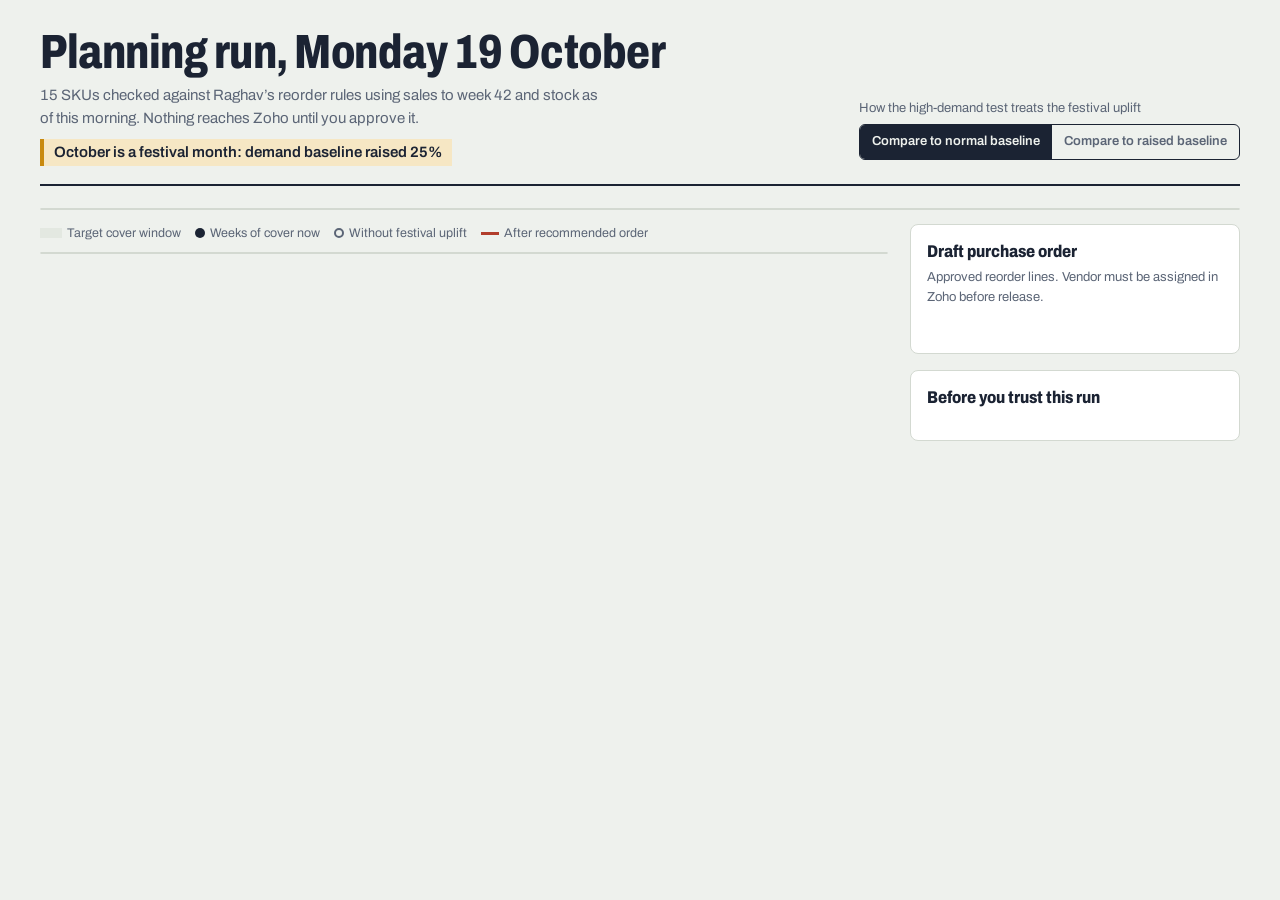
<file: workbench_template.html>
<!doctype html>
<html lang="en">
<head>
<meta charset="utf-8">
<meta name="viewport" content="width=device-width, initial-scale=1, viewport-fit=cover">
<title>Freshroots planning run – 19 Oct 2026</title>
<link rel="preconnect" href="https://fonts.googleapis.com"><link rel="preconnect" href="https://fonts.gstatic.com" crossorigin>
<link href="https://fonts.googleapis.com/css2?family=Archivo:wdth,wght@75..100,400..800&display=swap" rel="stylesheet">
<style>
:root{
  --paper:#EEF1ED; --sheet:#FFFFFF; --ink:#1B2333; --muted:#5B6576; --line:#D3D9D1;
  --turmeric:#C98A0E; --turmeric-soft:#F6E7C4; --short:#B23E2C; --short-soft:#F5DDD7;
  --long:#2A6684; --long-soft:#D7E6EE; --ok:#4A7650; --ok-soft:#DDE9DC; --band:#E3E8E1;
  --focus:#2A6684;
  box-sizing:border-box; padding-top:env(safe-area-inset-top,0px); padding-bottom:env(safe-area-inset-bottom,0px);
  color-scheme:light;
}
@media (prefers-color-scheme:dark){:root:not([data-theme="light"]){
  --paper:#141A22; --sheet:#1C232D; --ink:#E7EBE6; --muted:#9AA4B2; --line:#323C48;
  --turmeric:#E3AC3C; --turmeric-soft:#3B3220; --short:#E07A64; --short-soft:#3E2620;
  --long:#6FB0D0; --long-soft:#1E3440; --ok:#86B98C; --ok-soft:#21352A; --band:#28313C; --focus:#6FB0D0; color-scheme:dark}}
:root[data-theme="dark"]{
  --paper:#141A22; --sheet:#1C232D; --ink:#E7EBE6; --muted:#9AA4B2; --line:#323C48;
  --turmeric:#E3AC3C; --turmeric-soft:#3B3220; --short:#E07A64; --short-soft:#3E2620;
  --long:#6FB0D0; --long-soft:#1E3440; --ok:#86B98C; --ok-soft:#21352A; --band:#28313C; --focus:#6FB0D0; color-scheme:dark}
*,*::before,*::after{box-sizing:inherit}
html{scroll-padding-top:env(safe-area-inset-top,0px)}
body{margin:0;background:var(--paper);color:var(--ink);font-family:Archivo,"Segoe UI",system-ui,-apple-system,sans-serif;
  font-size:15px;line-height:1.5;font-variant-numeric:tabular-nums}
button,select,input{font:inherit;color:inherit}
:focus-visible{outline:2px solid var(--focus);outline-offset:2px}
.wrap{max-width:1240px;margin:0 auto;padding:28px 20px 60px}
header.run{display:grid;grid-template-columns:1fr auto;gap:16px 28px;align-items:end;border-bottom:2px solid var(--ink);padding-bottom:18px}
@media (max-width:760px){header.run{grid-template-columns:1fr}}
h1{font-stretch:78%;font-weight:800;font-size:clamp(30px,5vw,48px);line-height:1;margin:0;letter-spacing:-.01em}
.sub{color:var(--muted);margin:8px 0 0;max-width:62ch}
.fest{display:inline-block;background:var(--turmeric-soft);color:var(--ink);border-left:4px solid var(--turmeric);padding:2px 10px;margin-top:10px;font-weight:600}
.basis{display:flex;flex-direction:column;gap:6px;font-size:13px;color:var(--muted)}
.seg{display:inline-flex;border:1px solid var(--ink);border-radius:6px;overflow:hidden}
.seg button{background:transparent;border:0;padding:7px 12px;cursor:pointer;font-weight:600;font-size:13px}
.seg button[aria-pressed="true"]{background:var(--ink);color:var(--paper)}
.tally{display:flex;flex-wrap:wrap;gap:0;margin:22px 0 14px;border:1px solid var(--line);background:var(--sheet);border-radius:8px}
.tally button{flex:1 1 120px;text-align:left;background:none;border:0;border-right:1px solid var(--line);padding:12px 16px;cursor:pointer}
.tally button:last-child{border-right:0}
.tally b{display:block;font-size:28px;font-stretch:80%;font-weight:800;line-height:1.1}
.tally span{font-size:13px;color:var(--muted)}
.tally button[aria-pressed="true"]{box-shadow:inset 0 -4px 0 var(--ink)}
.layout{display:grid;grid-template-columns:minmax(0,1fr) 330px;gap:22px;align-items:start}
@media (max-width:960px){.layout{grid-template-columns:1fr}}
.legend{display:flex;flex-wrap:wrap;gap:14px;font-size:12.5px;color:var(--muted);margin:0 0 10px}
.legend i{display:inline-block;vertical-align:middle;margin-right:5px}
.list{background:var(--sheet);border:1px solid var(--line);border-radius:8px}
.row{border-bottom:1px solid var(--line)}
.row:last-child{border-bottom:0}
.line{display:grid;grid-template-columns:minmax(150px,1.1fr) minmax(200px,1.6fr) 104px 190px;gap:14px;align-items:center;padding:12px 16px}
@media (max-width:760px){.line{grid-template-columns:1fr 104px}.strip-cell{grid-column:1 / -1;order:3}.act{grid-column:1 / -1;order:4}}
.name{font-weight:650;line-height:1.25}
.meta{font-size:12.5px;color:var(--muted)}
.perish{color:var(--turmeric);font-weight:700}
.dec{font-weight:750;font-size:13px;padding:3px 9px;border-radius:4px;display:inline-block;text-align:center}
.REORDER{background:var(--short-soft);color:var(--short)} .PAUSE{background:var(--long-soft);color:var(--long)}
.HOLD{background:var(--ok-soft);color:var(--ok)} .EXCEPTION{background:var(--turmeric-soft);color:var(--ink)}
.qty{font-size:13px;color:var(--muted);margin-top:3px}
.flagdot{display:inline-block;width:8px;height:8px;border-radius:50%;background:var(--turmeric);margin-left:6px;vertical-align:middle}
.act{display:flex;gap:6px;flex-wrap:wrap;justify-content:flex-end}
.btn{border:1px solid var(--line);background:var(--sheet);padding:5px 10px;border-radius:5px;cursor:pointer;font-size:13px;font-weight:600}
.btn:hover{border-color:var(--ink)}
.btn.primary{background:var(--ink);color:var(--paper);border-color:var(--ink)}
.status{font-size:12.5px;font-weight:650;padding:5px 0}
.status.approved{color:var(--ok)} .status.edited{color:var(--turmeric)} .status.rejected{color:var(--short)}
svg.strip{width:100%;height:34px;display:block;overflow:visible}
.detail{padding:4px 16px 18px;display:grid;grid-template-columns:minmax(0,1fr) minmax(0,1fr);gap:20px}
@media (max-width:760px){.detail{grid-template-columns:1fr}}
.detail h3{font-size:13px;margin:10px 0 6px;font-weight:700;color:var(--muted)}
.detail ol,.detail ul{margin:0;padding-left:18px;font-size:13.5px}
.flags li{margin-bottom:4px}
.editbox{display:flex;flex-wrap:wrap;gap:8px;align-items:center;background:var(--paper);padding:10px;border-radius:6px;margin-top:10px}
.editbox input{width:90px;padding:5px 8px;border:1px solid var(--line);border-radius:5px;background:var(--sheet)}
.editbox select{padding:5px 8px;border:1px solid var(--line);border-radius:5px;background:var(--sheet);max-width:100%}
.ai{border-left:3px solid var(--long);padding:8px 12px;background:var(--paper);border-radius:0 6px 6px 0;font-size:13.5px;margin-top:8px}
.ai .conf{font-weight:700}
.side{position:sticky;top:calc(env(safe-area-inset-top,0px) + 12px);display:flex;flex-direction:column;gap:16px}
.panel{background:var(--sheet);border:1px solid var(--line);border-radius:8px;padding:14px 16px}
.panel h2{font-size:17px;margin:0 0 4px;font-stretch:85%;font-weight:800}
.panel p{margin:0 0 10px;font-size:13px;color:var(--muted)}
.po{width:100%;border-collapse:collapse;font-size:13px}
.po td{padding:5px 0;border-bottom:1px solid var(--line)} .po td:last-child{text-align:right;font-weight:700}
.empty{font-size:13px;color:var(--muted);padding:8px 0}
.checks li{font-size:13px;margin-bottom:6px}
.note{font-size:12.5px;color:var(--muted)}
.hidden{display:none!important}
.chev{background:none;border:0;cursor:pointer;color:var(--muted);font-size:13px;padding:2px 0;text-decoration:underline;text-underline-offset:3px}
@media (prefers-reduced-motion:no-preference){.row{transition:background .2s}.row.just{background:var(--ok-soft)}}
</style>
</head>
<body>
<div class="wrap">
  <header class="run">
    <div>
      <h1>Planning run, Monday 19 October</h1>
      <p class="sub">15 SKUs checked against Raghav’s reorder rules using sales to week 42 and stock as of this morning. Nothing reaches Zoho until you approve it.</p>
      <span class="fest">October is a festival month: demand baseline raised 25%</span>
    </div>
    <div class="basis">
      <span id="basisLabel">How the high-demand test treats the festival uplift</span>
      <div class="seg" role="group" aria-labelledby="basisLabel">
        <button data-basis="unadjusted" aria-pressed="true">Compare to normal baseline</button>
        <button data-basis="adjusted" aria-pressed="false">Compare to raised baseline</button>
      </div>
      <span id="basisNote" class="note"></span>
    </div>
  </header>

  <div class="tally" id="tally" role="group" aria-label="Filter SKUs"></div>

  <div class="layout">
    <main>
      <div class="legend" aria-hidden="true">
        <span><i style="width:22px;height:10px;background:var(--band)"></i>Target cover window</span>
        <span><i style="width:10px;height:10px;border-radius:50%;background:var(--ink)"></i>Weeks of cover now</span>
        <span><i style="width:10px;height:10px;border-radius:50%;border:2px solid var(--muted)"></i>Without festival uplift</span>
        <span><i style="width:18px;height:3px;background:var(--short)"></i>After recommended order</span>
      </div>
      <div class="list" id="list"></div>
    </main>
    <aside class="side">
      <section class="panel">
        <h2>Draft purchase order</h2>
        <p>Approved reorder lines. Vendor must be assigned in Zoho before release.</p>
        <table class="po" id="po"></table>
        <div class="act" style="justify-content:flex-start;margin-top:12px">
          <button class="btn primary hidden" id="savePo">Save PO as CSV</button>
          <button class="btn hidden" id="saveLog">Save decision log</button>
        </div>
        <p class="note" id="saveMsg" style="margin-top:8px"></p>
      </section>
      <section class="panel">
        <h2>Before you trust this run</h2>
        <ul class="checks" id="checks"></ul>
      </section>
    </aside>
  </div>
</div>

<script>
const DATA = __DATA__;
const REASONS = ["Festival judgment","Known distributor or market event","Supplier or MOQ constraint","Data looks wrong","Shelf-life risk","Other"];
const store = {
  key: "fr-decisions-" + DATA.run_date,
  load(){ try{ return JSON.parse(localStorage.getItem(this.key)) || {}; }catch(e){ return {}; } },
  save(v){ try{ localStorage.setItem(this.key, JSON.stringify(v)); }catch(e){} }
};
let decisions = store.load();       // {basis: {sku: {status, qty, reason, at}}}
let basis = "unadjusted", filter = "all", open = new Set(), briefs = {};
let sample = null, downloads = null;

const $ = s => document.querySelector(s);
const rows = () => DATA.runs[basis].rows;
const dec = sku => (decisions[basis] || {})[sku];
const fmt = n => n == null ? "–" : Number(n).toLocaleString("en-IN");
const esc = s => String(s).replace(/[&<>"]/g, c => ({"&":"&amp;","<":"&lt;",">":"&gt;",'"':"&quot;"}[c]));
const needsReview = r => r.review_flags.length + r.exception_reasons.length > 0;

function setDecision(sku, d){
  decisions[basis] = decisions[basis] || {};
  if (d) decisions[basis][sku] = {...d, at: new Date().toISOString()}; else delete decisions[basis][sku];
  store.save(decisions); render(sku);
}

function strip(r){
  const S = 16, W = 300, x = v => Math.min(v, S) / S * W;
  const lo = x(r.min_cover), hi = x(r.max_cover), c = x(r.weeks_cover), u = x(r.weeks_cover_unadjusted);
  const over = r.weeks_cover > S;
  let post = "";
  if (r.post_order_cover != null) post = `<line x1="${c}" y1="17" x2="${x(r.post_order_cover)}" y2="17" stroke="var(--short)" stroke-width="3"/><circle cx="${x(r.post_order_cover)}" cy="17" r="3" fill="var(--short)"/>`;
  const ticks = [0,4,8,12,16].map(t => `<text x="${x(t)}" y="33" font-size="9" fill="var(--muted)" text-anchor="${t===0?'start':t===16?'end':'middle'}">${t}${t===16?'+ wks':''}</text>`).join("");
  return `<svg class="strip" viewBox="0 0 ${W} 34" preserveAspectRatio="none" role="img" aria-label="${r.weeks_cover} weeks of cover; target ${r.min_cover} to ${r.max_cover}">
    <line x1="0" y1="17" x2="${W}" y2="17" stroke="var(--line)" stroke-width="1"/>
    <rect x="${lo}" y="9" width="${Math.max(hi-lo,2)}" height="16" fill="var(--band)" rx="2"/>
    ${r.festival ? `<circle cx="${u}" cy="17" r="4.5" fill="none" stroke="var(--muted)" stroke-width="1.5"/>` : ""}
    ${post}
    <circle cx="${c}" cy="17" r="6" fill="var(--ink)"/>
    ${over ? `<text x="${W-2}" y="8" font-size="10" text-anchor="end" fill="var(--long)" font-weight="700">${r.weeks_cover} wks</text>` : ""}
    ${ticks}</svg>`;
}

function spark(r){
  const W = 320, H = 90, n = r.units.length, max = Math.max(...r.units, r.adjusted_weekly) * 1.08;
  const bw = W / n, y = v => H - v / max * (H - 12);
  const bars = r.units.map((u,i) => `<rect x="${i*bw+1.5}" y="${y(u)}" width="${bw-3}" height="${H-y(u)}" fill="${i>=n-4?'var(--ink)':'var(--line)'}"><title>${r.weeks[i]}: ${u} units</title></rect>`).join("");
  return `<svg viewBox="0 0 ${W} ${H+14}" style="width:100%;max-width:420px" role="img" aria-label="16 weeks of unit sales, last 4 highlighted">
    ${bars}
    <line x1="0" x2="${W}" y1="${y(r.avg_12w)}" y2="${y(r.avg_12w)}" stroke="var(--long)" stroke-dasharray="4 3"/>
    ${r.festival ? `<line x1="0" x2="${W}" y1="${y(r.adjusted_weekly)}" y2="${y(r.adjusted_weekly)}" stroke="var(--turmeric)" stroke-width="1.5"/>` : ""}
    <text x="0" y="${H+12}" font-size="9" fill="var(--muted)">${r.weeks[0]}</text>
    <text x="${W}" y="${H+12}" font-size="9" fill="var(--muted)" text-anchor="end">${r.weeks[n-1]}</text>
  </svg>
  <div class="note"><span style="color:var(--long)">Dashed</span>: 12-week average (${fmt(r.avg_12w)}/wk). ${r.festival?`<span style="color:var(--turmeric)">Solid</span>: with festival uplift (${fmt(r.adjusted_weekly)}/wk). `:""}Dark bars: last 4 weeks (${fmt(r.avg_4w)}/wk).</div>`;
}

function rowHTML(r){
  const d = dec(r.sku_id), isOpen = open.has(r.sku_id);
  const qtyText = r.decision === "REORDER" ? `${fmt(r.recommended_qty)} units` : r.decision === "PAUSE" ? "skip next order" : r.decision === "HOLD" ? "no order" : "planner decides";
  let act;
  if (d) {
    const label = d.status === "approved" ? `Approved${d.qty ? `: ${fmt(d.qty)} units` : ""}` : d.status === "edited" ? `Changed to ${fmt(d.qty)} units (${esc(d.reason)})` : `Rejected (${esc(d.reason)})`;
    act = `<span class="status ${d.status}">${label}</span><button class="btn" data-undo="${r.sku_id}">Undo</button>`;
  } else {
    act = `<button class="btn primary" data-approve="${r.sku_id}">Approve</button><button class="btn" data-toggle="${r.sku_id}" aria-expanded="${isOpen}">${isOpen?"Close":"Review"}</button>`;
  }
  const flags = [...r.exception_reasons, ...r.review_flags];
  const ai = briefs[basis + r.sku_id];
  return `<div class="line">
      <div><div class="name">${esc(r.sku_name.replace("Freshroots ",""))}${needsReview(r)?'<span class="flagdot" title="Needs review"></span>':""}</div>
        <div class="meta">${r.sku_id}, ${fmt(r.stock_on_hand)} in stock${r.perishability==="High"?', <span class="perish">perishable</span>':""}</div></div>
      <div class="strip-cell">${strip(r)}</div>
      <div><span class="dec ${r.decision}">${r.decision.charAt(0)+r.decision.slice(1).toLowerCase()}</span><div class="qty">${qtyText}</div></div>
      <div class="act">${act}</div>
    </div>
    ${isOpen ? `<div class="detail">
      <div>
        <h3>Last 16 weeks</h3>${spark(r)}
        <h3>How the rules decided</h3><ol>${r.rule_trace.map(t=>`<li>${esc(t)}</li>`).join("")}</ol>
      </div>
      <div>
        ${flags.length ? `<h3>Why this needs your eye</h3><ul class="flags">${flags.map(f=>`<li>${esc(f)}</li>`).join("")}</ul>` : `<h3>No flags</h3><p class="note">All values sit clearly inside the documented rules.</p>`}
        ${r.decision==="REORDER" ? `<p class="note">After this order: ${r.post_order_cover} weeks of cover. To reach ${r.min_cover} weeks: ${fmt(r.qty_to_min_cover)} units. Mid-window: ${fmt(r.qty_to_mid_cover)} units.</p>` : ""}
        <div class="editbox">
          <label>Order qty <input type="number" min="0" step="1" id="q-${r.sku_id}" value="${r.recommended_qty}"></label>
          <label class="hidden-label">Reason <select id="rs-${r.sku_id}">${REASONS.map(x=>`<option>${x}</option>`).join("")}</select></label>
          <button class="btn" data-edit="${r.sku_id}">Save change</button>
          <button class="btn" data-reject="${r.sku_id}">Reject</button>
        </div>
        ${needsReview(r) ? `<div class="aiwrap ${sample?'':'hidden'}">
          <button class="btn" data-brief="${r.sku_id}" style="margin-top:10px">${ai?"Ask again":"Get AI brief"}</button>
          ${ai ? `<div class="ai">${ai}</div>` : ""}
        </div>` : ""}
      </div></div>` : ""}`;
}

function render(only){
  const rs = rows();
  // tally
  const c = k => k==="all" ? rs.length : k==="review" ? rs.filter(needsReview).length : rs.filter(r=>r.decision===k).length;
  const pend = rs.filter(r=>!dec(r.sku_id)).length;
  $("#tally").innerHTML = [["all","All SKUs",`${pend} awaiting decision`],["review","Need review","flagged by the rules"],["REORDER","Reorder",`${fmt(rs.reduce((a,r)=>a+r.recommended_qty,0))} units proposed`],["PAUSE","Pause","skip next order"],["HOLD","Hold","inside window"]]
    .map(([k,l,s])=>`<button data-filter="${k}" aria-pressed="${filter===k}"><b>${c(k)}</b>${l}<br><span>${s}</span></button>`).join("");
  // list
  const vis = rs.filter(r => filter==="all" || (filter==="review" ? needsReview(r) : r.decision===filter));
  if (only && $(`#row-${only}`) && vis.some(r=>r.sku_id===only)) {
    $(`#row-${only}`).innerHTML = rowHTML(rs.find(r=>r.sku_id===only));
  } else {
    $("#list").innerHTML = vis.length ? vis.map(r=>`<div class="row" id="row-${r.sku_id}">${rowHTML(r)}</div>`).join("") : `<p class="empty" style="padding:16px">No SKUs in this view.</p>`;
  }
  // PO
  const lines = rs.map(r => {
    const d = dec(r.sku_id);
    if (!d || d.status==="rejected") return null;
    const q = d.qty ?? 0;
    return q > 0 ? {r, q, d} : null;
  }).filter(Boolean);
  $("#po").innerHTML = lines.length ? lines.map(({r,q})=>`<tr><td>${esc(r.sku_name.replace("Freshroots ",""))}</td><td>${fmt(q)}</td></tr>`).join("") + `<tr><td><b>Total units</b></td><td>${fmt(lines.reduce((a,l)=>a+l.q,0))}</td></tr>`
    : `<tr><td class="empty">Approve a reorder line to add it here.</td></tr>`;
  $("#savePo").classList.toggle("hidden", !downloads || !lines.length);
  $("#saveLog").classList.toggle("hidden", !downloads || !Object.keys(decisions[basis]||{}).length);
  document.querySelectorAll(".seg button").forEach(b=>b.setAttribute("aria-pressed", b.dataset.basis===basis));
  $("#basisNote").textContent = basis==="unadjusted"
    ? "Default. Mango Drink gets both the uplift and the 1.5× multiplier."
    : "Uplift counted once. Mango Drink orders the standard 500.";
}

function csv(rowsArr){ return rowsArr.map(r=>r.map(v=>{v=String(v??"");return /[",\n]/.test(v)?`"${v.replace(/"/g,'""')}"`:v;}).join(",")).join("\r\n"); }

document.addEventListener("click", async e => {
  const t = e.target.closest("button"); if (!t) return;
  const rs = rows(), get = id => rs.find(r=>r.sku_id===id);
  if (t.dataset.filter){ filter = t.dataset.filter; render(); }
  else if (t.dataset.basis){ basis = t.dataset.basis; open.clear(); render(); }
  else if (t.dataset.toggle){ const id=t.dataset.toggle; open.has(id)?open.delete(id):open.add(id); render(id); }
  else if (t.dataset.approve){ const r=get(t.dataset.approve); open.delete(r.sku_id); setDecision(r.sku_id,{status:"approved",qty:r.recommended_qty,reason:"Rule accepted"}); }
  else if (t.dataset.undo){ setDecision(t.dataset.undo,null); }
  else if (t.dataset.edit){ const id=t.dataset.edit, q=Math.max(0,Math.round(+$("#q-"+id).value||0)); open.delete(id);
    setDecision(id, q===get(id).recommended_qty ? {status:"approved",qty:q,reason:"Rule accepted"} : {status:"edited",qty:q,reason:$("#rs-"+id).value}); }
  else if (t.dataset.reject){ const id=t.dataset.reject; open.delete(id); setDecision(id,{status:"rejected",qty:0,reason:$("#rs-"+id).value}); }
  else if (t.dataset.brief){ await brief(get(t.dataset.brief), t); }
  else if (t.id==="savePo" || t.id==="saveLog"){ await save(t.id); }
});

async function brief(r, btn){
  const key = basis + r.sku_id;
  btn.disabled = true; btn.textContent = "Thinking…";
  const payload = Object.fromEntries(["sku_id","sku_name","perishability","decision","recommended_qty","exception_reasons","review_flags","stock_on_hand","standard_qty","avg_12w","avg_4w","adjusted_weekly","weeks_cover","min_cover","max_cover","post_order_cover","qty_to_min_cover","festival"].map(k=>[k,r[k]]));
  payload.weekly_sales_16w = Object.fromEntries(r.weeks.map((w,i)=>[w,r.units[i]]));
  try {
    const b = await sample.json(DATA.agent_prompt + "\n\nINPUT:\n" + JSON.stringify(payload), {modelTier:"default"});
    const q = b.suggested_qty_range;
    briefs[key] = `<p><b>What is unusual.</b> ${esc(b.what_is_unusual||"")}</p>
      <ul>${(b.drivers||[]).map(d=>`<li>${esc(d.driver)} <span class="note">(${d.basis==="supported_by_data"?"supported by data":"hypothesis"}${d.evidence?": "+esc(d.evidence):""})</span></li>`).join("")}</ul>
      <p><b>Suggested quantity.</b> ${q && typeof q==="object" ? `${fmt(q.low)}–${fmt(q.high)} units. <span class="note">${esc(q.calculation||"")}</span>` : "Not enough data to suggest one."}</p>
      <p><b>Check before deciding.</b> ${(b.planner_should_verify||[]).map(esc).join("; ")}</p>
      <p class="conf">Confidence: ${esc(b.confidence||"not stated")}. Advisory only; the decision is yours.</p>`;
  } catch(err) {
    if (err && err.code === "not_granted") { sample = null; }
    briefs[key] = err && err.code==="rate_limited" ? "Too many requests just now. Wait a minute, then ask again." :
                  err && err.code==="not_granted" ? "AI briefs are off because access to Claude was declined." :
                  "The brief could not be generated. Review the flags above and decide from the data.";
  }
  render(r.sku_id);
}

async function save(which){
  const rs = rows(), msg = $("#saveMsg");
  let filename, data;
  if (which==="savePo"){
    const out=[["Item SKU","Item Name","Quantity","Vendor","Status","Rule quantity","Planner note"]];
    rs.forEach(r=>{const d=dec(r.sku_id); if(d && d.status!=="rejected" && d.qty>0) out.push([r.sku_id,r.sku_name,d.qty,"TO BE ASSIGNED","Draft",r.recommended_qty,d.reason]);});
    filename=`zoho_draft_po_${DATA.run_date}.csv`; data=csv(out);
  } else {
    const out=[["Run date","Trend basis","SKU","Rule decision","Rule qty","Planner action","Planner qty","Reason","Flags","Decided at"]];
    rs.forEach(r=>{const d=dec(r.sku_id); if(d) out.push([DATA.run_date,basis,r.sku_id,r.decision,r.recommended_qty,d.status,d.qty,d.reason,[...r.exception_reasons,...r.review_flags].join(" | "),d.at]);});
    filename=`planner_decision_log_${DATA.run_date}.csv`; data=csv(out);
  }
  try { await downloads.save({filename, data}); msg.textContent = "Saved."; }
  catch(e){ msg.textContent = e && e.code==="declined" ? "Save cancelled." : "Saving files is not available here."; }
}

$("#checks").innerHTML = DATA.checks.map(c=>`<li>${esc(c)}</li>`).join("");
render();
(async () => {
  if (!window.claude || !window.claude.use) return;
  try { sample = await window.claude.use("sample"); } catch(e){ sample = null; }
  try { downloads = await window.claude.use("downloads"); } catch(e){ downloads = null; }
  render();
})();
</script>
</body>
</html>
</file>
